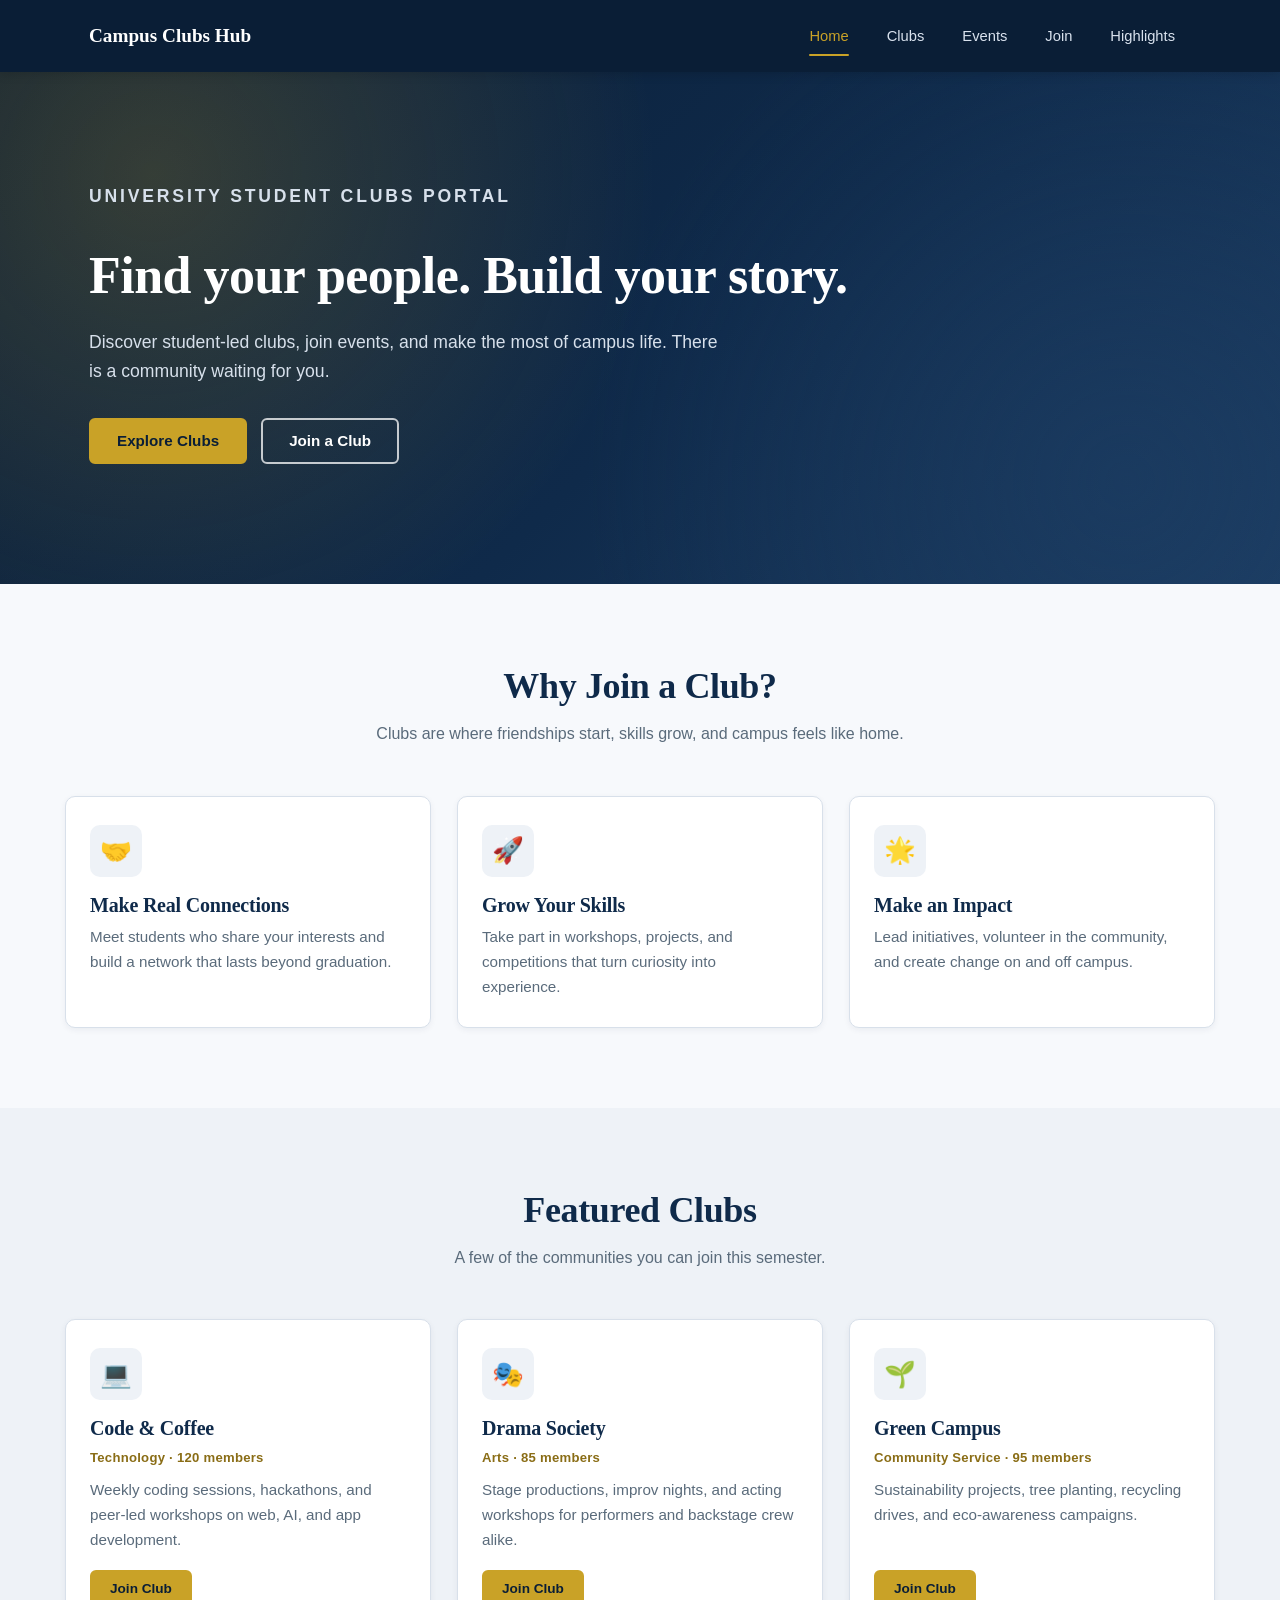
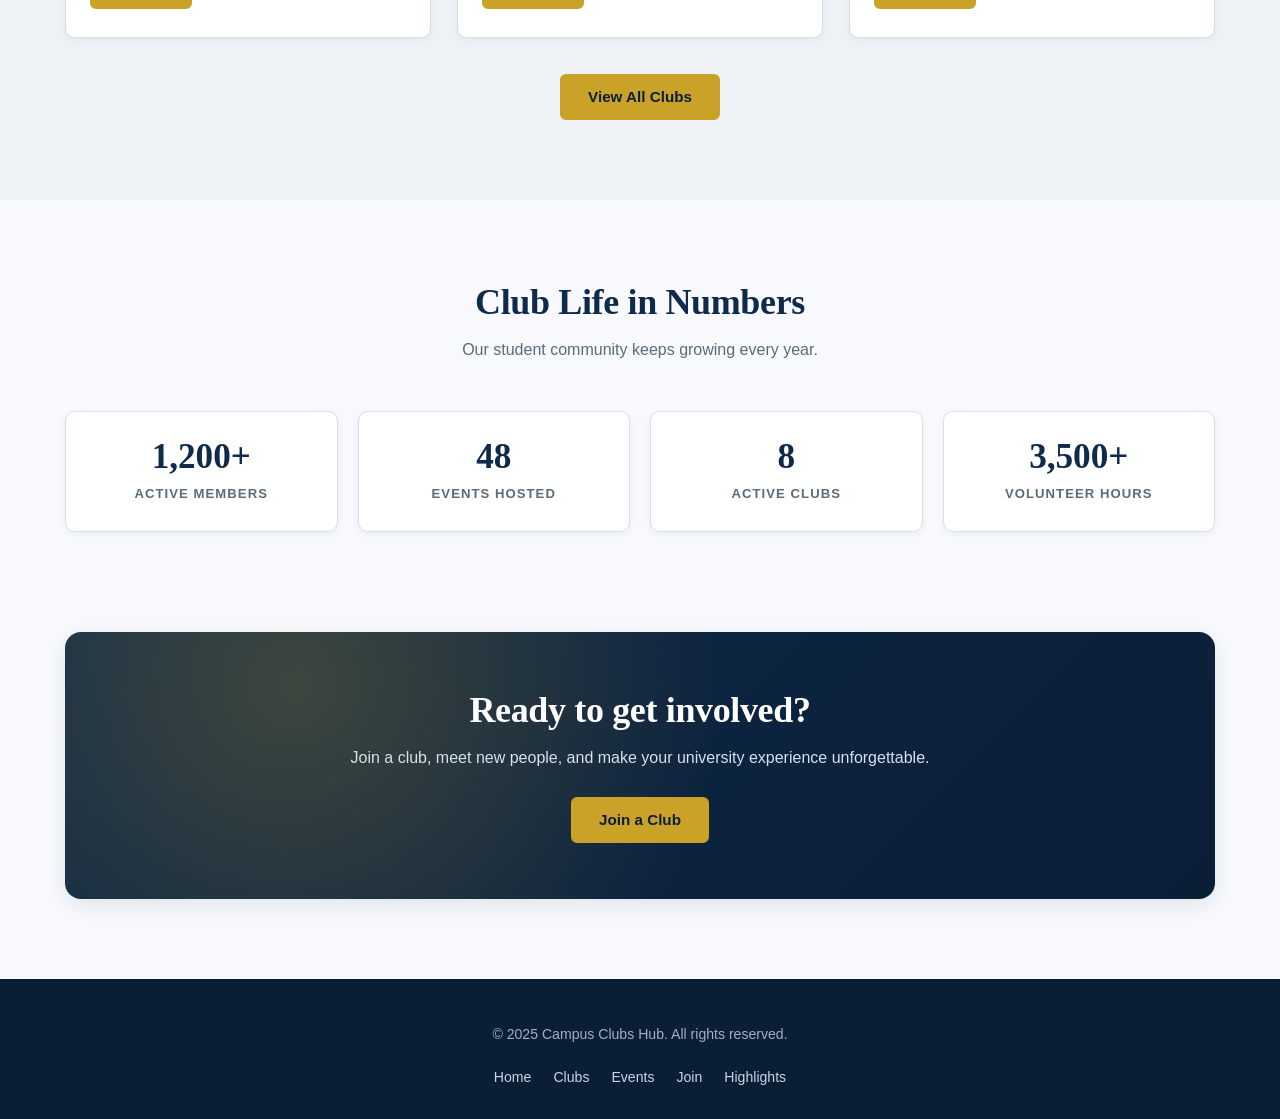
<file: src/index.html>
<!DOCTYPE html>
<html lang="en">
<head>
  <meta charset="UTF-8">
  <meta name="viewport" content="width=device-width, initial-scale=1.0">
  <meta name="description" content="University Student Clubs Portal — discover your campus community, join clubs, and explore upcoming events.">
  <title>Campus Clubs Hub — University Student Clubs Portal</title>
  <link rel="stylesheet" href="../styles/style.css">
</head>
<body>
  <header class="site-header">
    <nav class="navbar">
      <a href="index.html" class="logo">Campus Clubs Hub</a>
      <input type="checkbox" id="nav-toggle" class="nav-toggle">
      <label for="nav-toggle" class="nav-toggle-label" aria-label="Toggle navigation">
        <span></span>
      </label>
      <ul class="nav-links">
        <li><a href="index.html" class="active">Home</a></li>
        <li><a href="clubs.html">Clubs</a></li>
        <li><a href="events.html">Events</a></li>
        <li><a href="join.html">Join</a></li>
        <li><a href="highlights.html">Highlights</a></li>
      </ul>
    </nav>
  </header>

  <main>
    <section class="hero">
      <div class="hero-content">
        <p class="hero-eyebrow">University Student Clubs Portal</p>
        <h1>Find your people. Build your story.</h1>
        <p>Discover student-led clubs, join events, and make the most of campus life. There is a community waiting for you.</p>
        <div class="hero-actions">
          <a href="clubs.html" class="btn">Explore Clubs</a>
          <a href="join.html" class="btn btn-secondary">Join a Club</a>
        </div>
      </div>
    </section>

    <section class="section">
      <div class="section-heading">
        <h2>Why Join a Club?</h2>
        <p>Clubs are where friendships start, skills grow, and campus feels like home.</p>
      </div>

      <div class="card-grid">
        <article class="card">
          <div class="card-icon">🤝</div>
          <h3>Make Real Connections</h3>
          <p>Meet students who share your interests and build a network that lasts beyond graduation.</p>
        </article>

        <article class="card">
          <div class="card-icon">🚀</div>
          <h3>Grow Your Skills</h3>
          <p>Take part in workshops, projects, and competitions that turn curiosity into experience.</p>
        </article>

        <article class="card">
          <div class="card-icon">🌟</div>
          <h3>Make an Impact</h3>
          <p>Lead initiatives, volunteer in the community, and create change on and off campus.</p>
        </article>
      </div>
    </section>

    <section class="section section-alt">
      <div class="section-heading">
        <h2>Featured Clubs</h2>
        <p>A few of the communities you can join this semester.</p>
      </div>

      <div class="card-grid">
        <article class="card">
          <div class="card-icon">💻</div>
          <h3>Code &amp; Coffee</h3>
          <p class="card-meta">Technology · 120 members</p>
          <p>Weekly coding sessions, hackathons, and peer-led workshops on web, AI, and app development.</p>
          <a href="join.html" class="btn btn-small">Join Club</a>
        </article>

        <article class="card">
          <div class="card-icon">🎭</div>
          <h3>Drama Society</h3>
          <p class="card-meta">Arts · 85 members</p>
          <p>Stage productions, improv nights, and acting workshops for performers and backstage crew alike.</p>
          <a href="join.html" class="btn btn-small">Join Club</a>
        </article>

        <article class="card">
          <div class="card-icon">🌱</div>
          <h3>Green Campus</h3>
          <p class="card-meta">Community Service · 95 members</p>
          <p>Sustainability projects, tree planting, recycling drives, and eco-awareness campaigns.</p>
          <a href="join.html" class="btn btn-small">Join Club</a>
        </article>
      </div>

      <div class="section-actions">
        <a href="clubs.html" class="btn">View All Clubs</a>
      </div>
    </section>

    <section class="section">
      <div class="section-heading">
        <h2>Club Life in Numbers</h2>
        <p>Our student community keeps growing every year.</p>
      </div>

      <div class="stats-grid">
        <div class="stat">
          <span class="stat-number">1,200+</span>
          <span class="stat-label">Active Members</span>
        </div>
        <div class="stat">
          <span class="stat-number">48</span>
          <span class="stat-label">Events Hosted</span>
        </div>
        <div class="stat">
          <span class="stat-number">8</span>
          <span class="stat-label">Active Clubs</span>
        </div>
        <div class="stat">
          <span class="stat-number">3,500+</span>
          <span class="stat-label">Volunteer Hours</span>
        </div>
      </div>
    </section>

    <section class="cta-section">
      <h2>Ready to get involved?</h2>
      <p>Join a club, meet new people, and make your university experience unforgettable.</p>
      <a href="join.html" class="btn">Join a Club</a>
    </section>
  </main>

  <footer class="site-footer">
    <div class="footer-content">
      <p>&copy; 2025 Campus Clubs Hub. All rights reserved.</p>
      <ul class="footer-links">
        <li><a href="index.html">Home</a></li>
        <li><a href="clubs.html">Clubs</a></li>
        <li><a href="events.html">Events</a></li>
        <li><a href="join.html">Join</a></li>
        <li><a href="highlights.html">Highlights</a></li>
      </ul>
    </div>
  </footer>
</body>
</html>
</file>
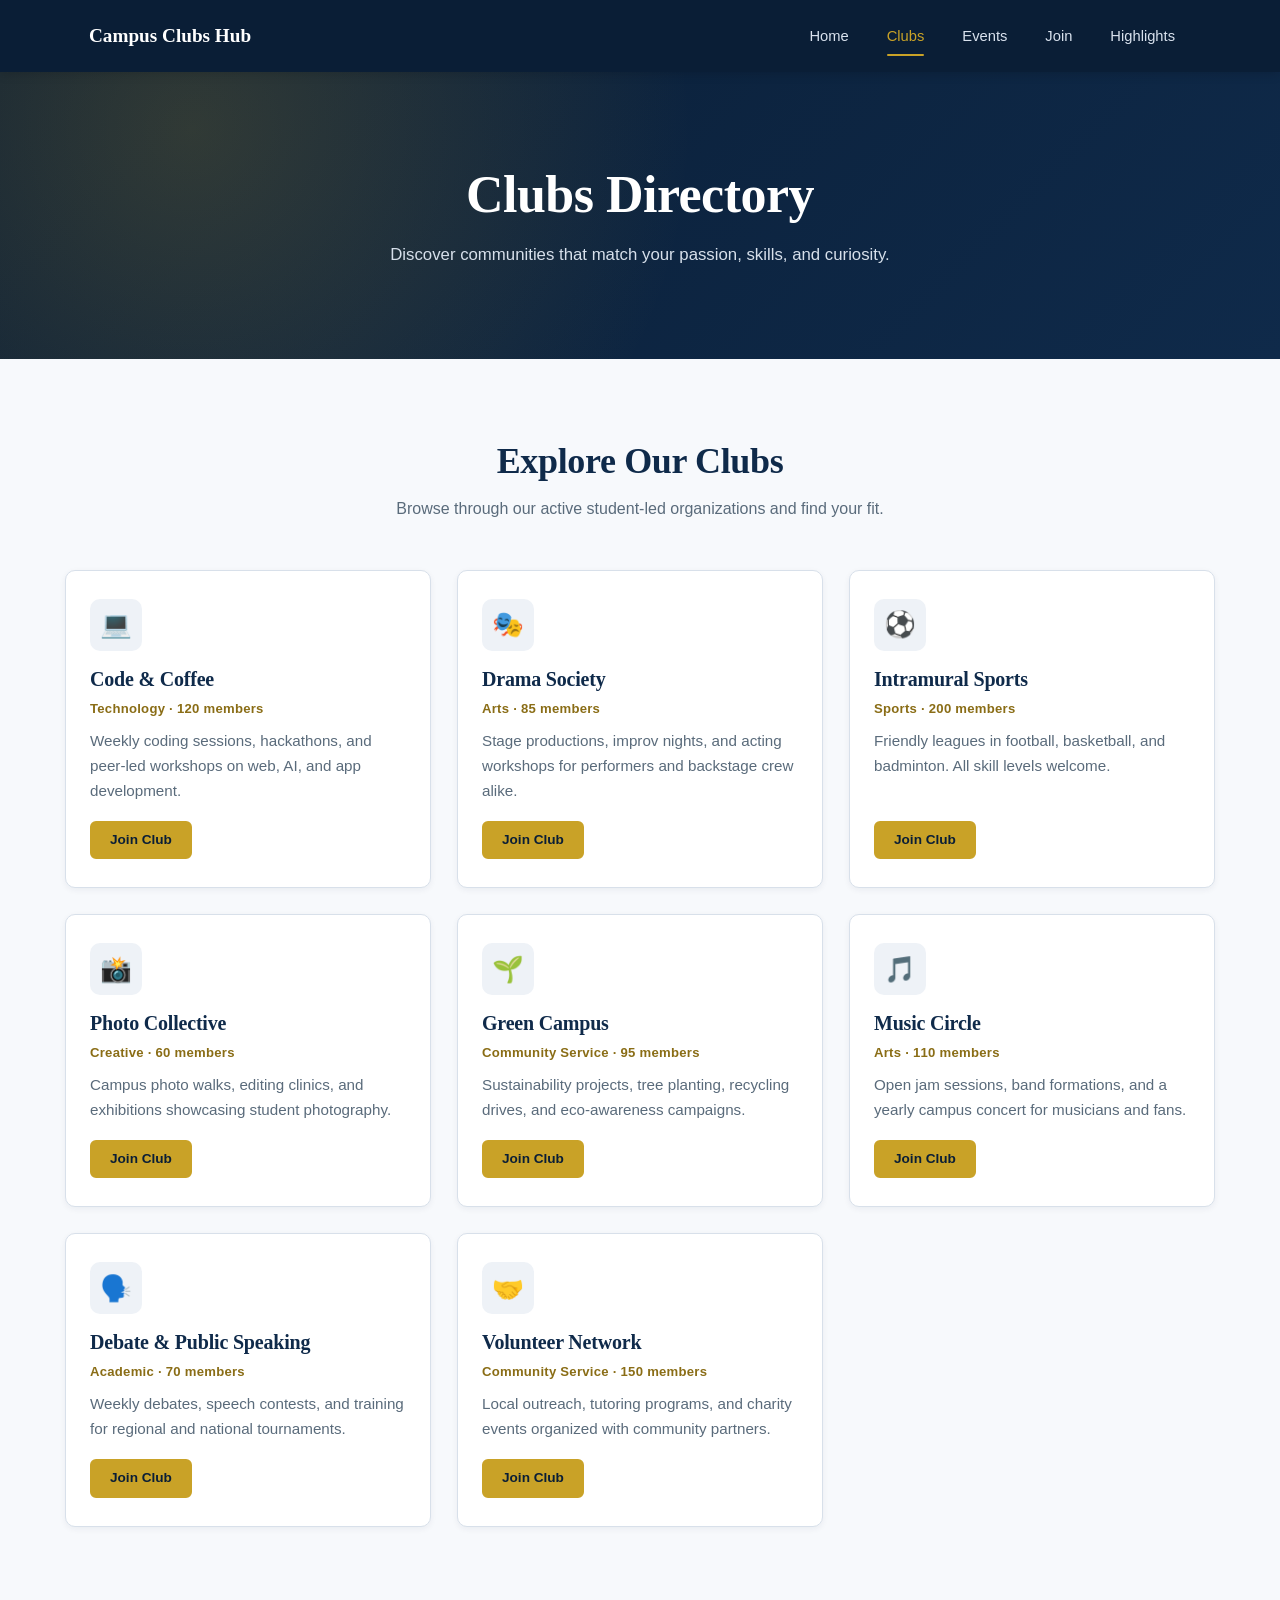
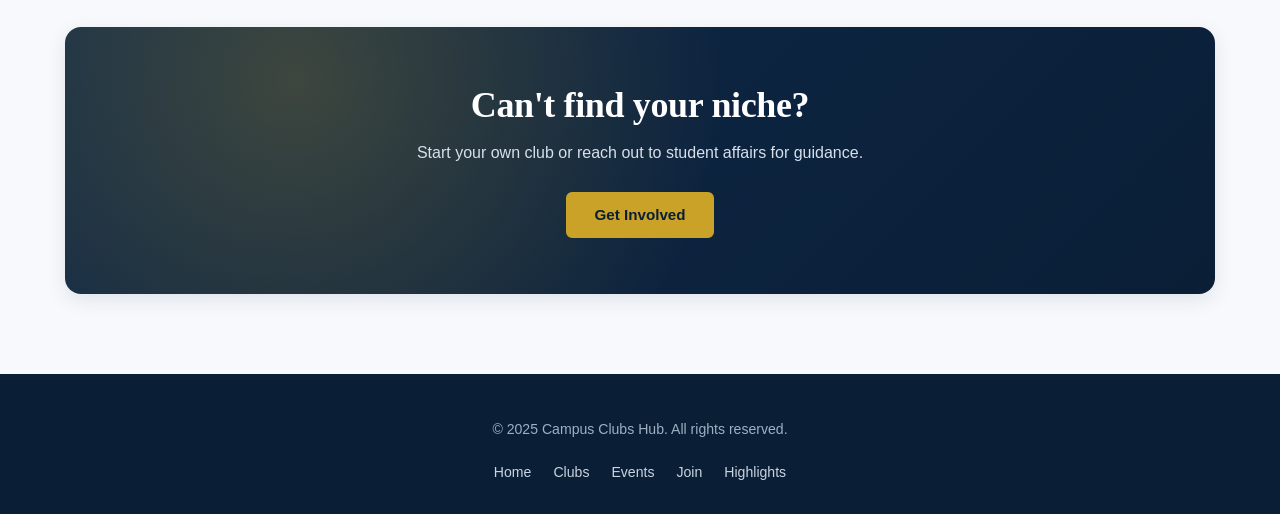
<file: src/clubs.html>
<!DOCTYPE html>
<html lang="en">
<head>
  <meta charset="UTF-8">
  <meta name="viewport" content="width=device-width, initial-scale=1.0">
  <title>Clubs Directory — Campus Clubs Hub</title>
  <link rel="stylesheet" href="../styles/style.css">
</head>
<body>
  <header class="site-header">
    <nav class="navbar">
      <a href="index.html" class="logo">Campus Clubs Hub</a>
      <input type="checkbox" id="nav-toggle" class="nav-toggle">
      <label for="nav-toggle" class="nav-toggle-label" aria-label="Toggle navigation">
        <span></span>
      </label>
      <ul class="nav-links">
        <li><a href="index.html">Home</a></li>
        <li><a href="clubs.html" class="active">Clubs</a></li>
        <li><a href="events.html">Events</a></li>
        <li><a href="join.html">Join</a></li>
        <li><a href="highlights.html">Highlights</a></li>
      </ul>
    </nav>
  </header>

  <main>
    <section class="page-hero">
      <h1>Clubs Directory</h1>
      <p>Discover communities that match your passion, skills, and curiosity.</p>
    </section>

    <section class="section">
      <div class="section-heading">
        <h2>Explore Our Clubs</h2>
        <p>Browse through our active student-led organizations and find your fit.</p>
      </div>

      <div class="card-grid">
        <article class="card">
          <div class="card-icon">💻</div>
          <h3>Code &amp; Coffee</h3>
          <p class="card-meta">Technology · 120 members</p>
          <p>Weekly coding sessions, hackathons, and peer-led workshops on web, AI, and app development.</p>
          <a href="join.html" class="btn btn-small">Join Club</a>
        </article>

        <article class="card">
          <div class="card-icon">🎭</div>
          <h3>Drama Society</h3>
          <p class="card-meta">Arts · 85 members</p>
          <p>Stage productions, improv nights, and acting workshops for performers and backstage crew alike.</p>
          <a href="join.html" class="btn btn-small">Join Club</a>
        </article>

        <article class="card">
          <div class="card-icon">⚽</div>
          <h3>Intramural Sports</h3>
          <p class="card-meta">Sports · 200 members</p>
          <p>Friendly leagues in football, basketball, and badminton. All skill levels welcome.</p>
          <a href="join.html" class="btn btn-small">Join Club</a>
        </article>

        <article class="card">
          <div class="card-icon">📸</div>
          <h3>Photo Collective</h3>
          <p class="card-meta">Creative · 60 members</p>
          <p>Campus photo walks, editing clinics, and exhibitions showcasing student photography.</p>
          <a href="join.html" class="btn btn-small">Join Club</a>
        </article>

        <article class="card">
          <div class="card-icon">🌱</div>
          <h3>Green Campus</h3>
          <p class="card-meta">Community Service · 95 members</p>
          <p>Sustainability projects, tree planting, recycling drives, and eco-awareness campaigns.</p>
          <a href="join.html" class="btn btn-small">Join Club</a>
        </article>

        <article class="card">
          <div class="card-icon">🎵</div>
          <h3>Music Circle</h3>
          <p class="card-meta">Arts · 110 members</p>
          <p>Open jam sessions, band formations, and a yearly campus concert for musicians and fans.</p>
          <a href="join.html" class="btn btn-small">Join Club</a>
        </article>

        <article class="card">
          <div class="card-icon">🗣️</div>
          <h3>Debate &amp; Public Speaking</h3>
          <p class="card-meta">Academic · 70 members</p>
          <p>Weekly debates, speech contests, and training for regional and national tournaments.</p>
          <a href="join.html" class="btn btn-small">Join Club</a>
        </article>

        <article class="card">
          <div class="card-icon">🤝</div>
          <h3>Volunteer Network</h3>
          <p class="card-meta">Community Service · 150 members</p>
          <p>Local outreach, tutoring programs, and charity events organized with community partners.</p>
          <a href="join.html" class="btn btn-small">Join Club</a>
        </article>
      </div>
    </section>

    <section class="cta-section">
      <h2>Can't find your niche?</h2>
      <p>Start your own club or reach out to student affairs for guidance.</p>
      <a href="join.html" class="btn">Get Involved</a>
    </section>
  </main>

  <footer class="site-footer">
    <div class="footer-content">
      <p>&copy; 2025 Campus Clubs Hub. All rights reserved.</p>
      <ul class="footer-links">
        <li><a href="index.html">Home</a></li>
        <li><a href="clubs.html">Clubs</a></li>
        <li><a href="events.html">Events</a></li>
        <li><a href="join.html">Join</a></li>
        <li><a href="highlights.html">Highlights</a></li>
      </ul>
    </div>
  </footer>
</body>
</html>
</file>
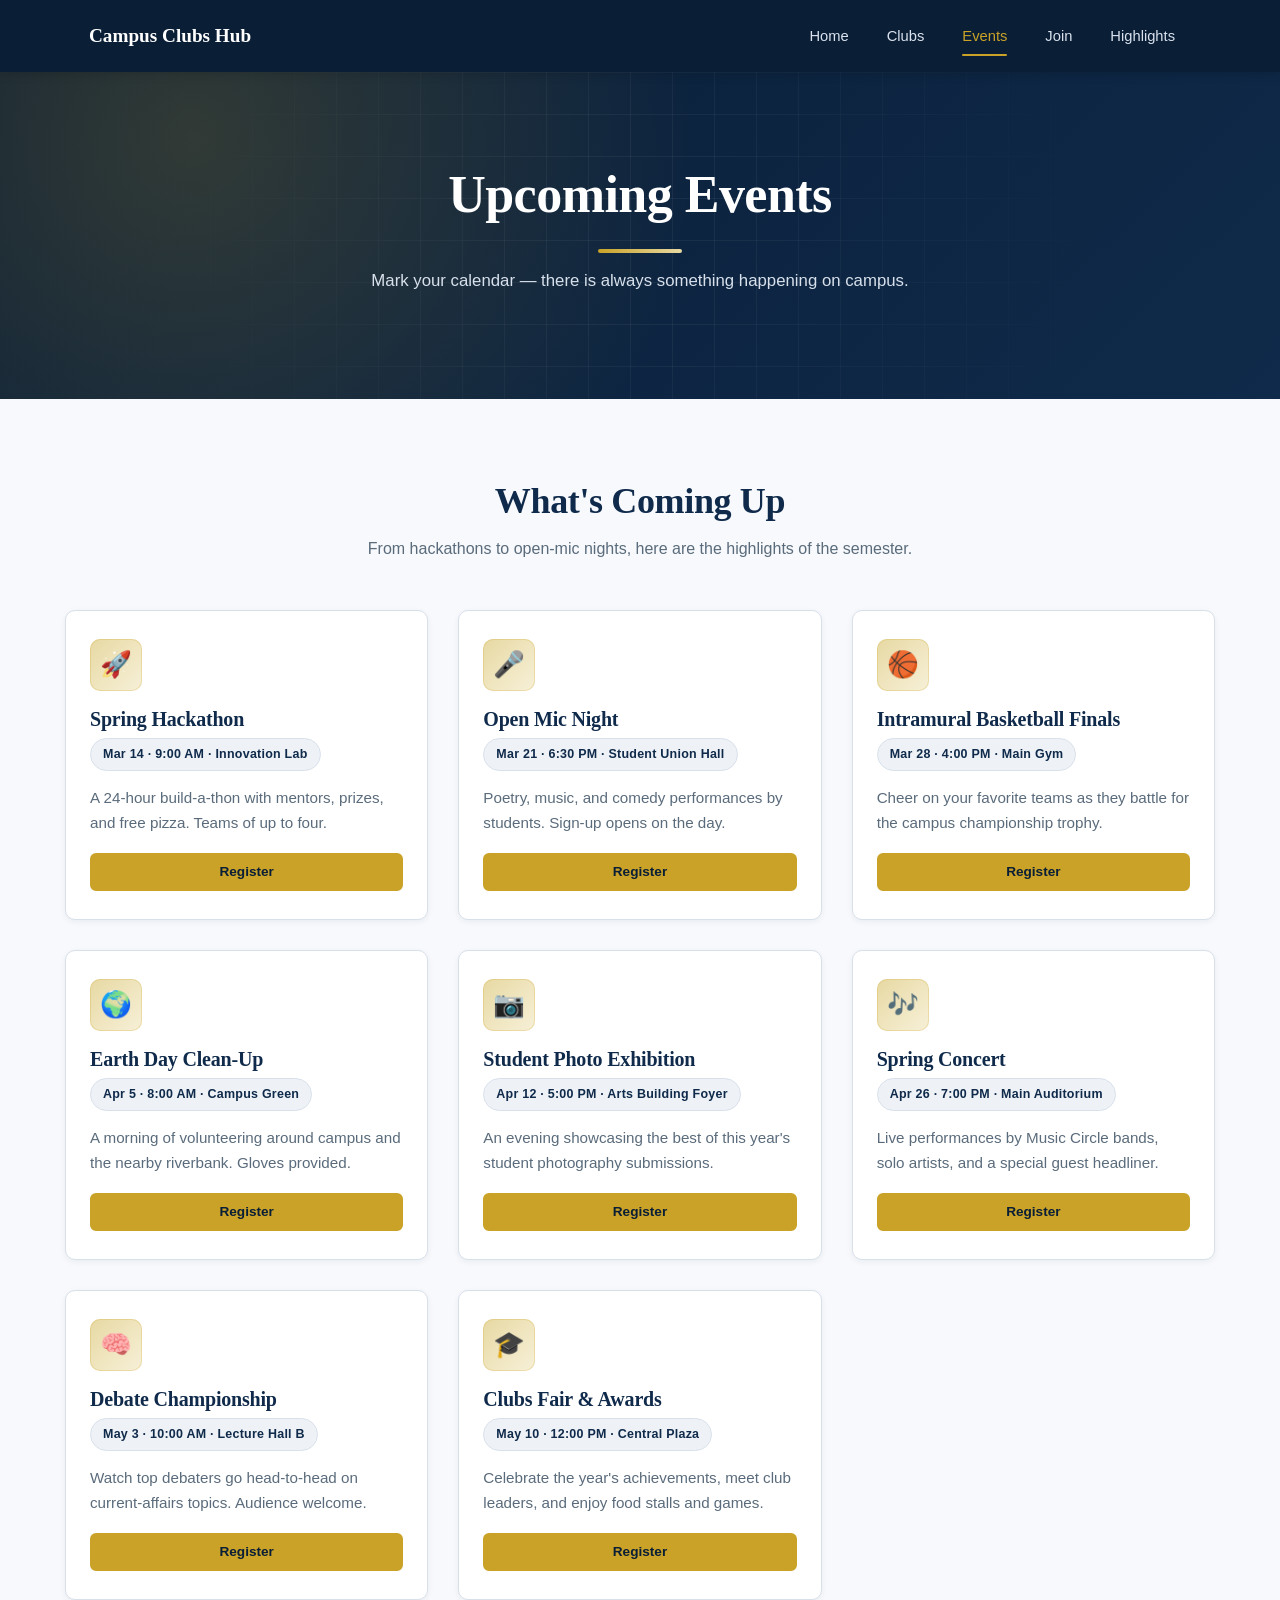
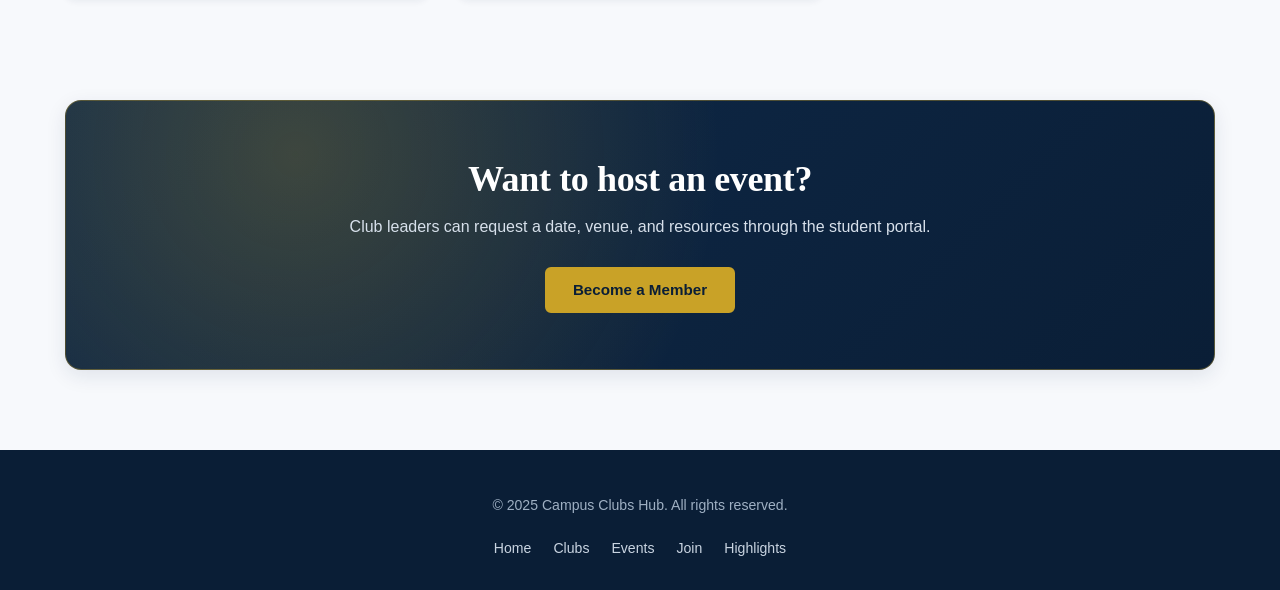
<file: src/events.html>
<!DOCTYPE html>
<html lang="en">
<head>
  <meta charset="UTF-8">
  <meta name="viewport" content="width=device-width, initial-scale=1.0">
  <title>Events — Campus Clubs Hub</title>
  <link rel="stylesheet" href="../styles/style.css">
</head>
<body class="events-page">
  <header class="site-header">
    <nav class="navbar">
      <a href="index.html" class="logo">Campus Clubs Hub</a>
      <input type="checkbox" id="nav-toggle" class="nav-toggle">
      <label for="nav-toggle" class="nav-toggle-label" aria-label="Toggle navigation">
        <span></span>
      </label>
      <ul class="nav-links">
        <li><a href="index.html">Home</a></li>
        <li><a href="clubs.html">Clubs</a></li>
        <li><a href="events.html" class="active">Events</a></li>
        <li><a href="join.html">Join</a></li>
        <li><a href="highlights.html">Highlights</a></li>
      </ul>
    </nav>
  </header>

  <main>
    <section class="page-hero">
      <h1>Upcoming Events</h1>
      <p>Mark your calendar — there is always something happening on campus.</p>
    </section>

    <section class="section">
      <div class="section-heading">
        <h2>What's Coming Up</h2>
        <p>From hackathons to open-mic nights, here are the highlights of the semester.</p>
      </div>

      <div class="card-grid">
        <article class="card">
          <div class="card-icon">🚀</div>
          <h3>Spring Hackathon</h3>
          <p class="card-meta">Mar 14 · 9:00 AM · Innovation Lab</p>
          <p>A 24-hour build-a-thon with mentors, prizes, and free pizza. Teams of up to four.</p>
          <a href="join.html" class="btn btn-small">Register</a>
        </article>

        <article class="card">
          <div class="card-icon">🎤</div>
          <h3>Open Mic Night</h3>
          <p class="card-meta">Mar 21 · 6:30 PM · Student Union Hall</p>
          <p>Poetry, music, and comedy performances by students. Sign-up opens on the day.</p>
          <a href="join.html" class="btn btn-small">Register</a>
        </article>

        <article class="card">
          <div class="card-icon">🏀</div>
          <h3>Intramural Basketball Finals</h3>
          <p class="card-meta">Mar 28 · 4:00 PM · Main Gym</p>
          <p>Cheer on your favorite teams as they battle for the campus championship trophy.</p>
          <a href="join.html" class="btn btn-small">Register</a>
        </article>

        <article class="card">
          <div class="card-icon">🌍</div>
          <h3>Earth Day Clean-Up</h3>
          <p class="card-meta">Apr 5 · 8:00 AM · Campus Green</p>
          <p>A morning of volunteering around campus and the nearby riverbank. Gloves provided.</p>
          <a href="join.html" class="btn btn-small">Register</a>
        </article>

        <article class="card">
          <div class="card-icon">📷</div>
          <h3>Student Photo Exhibition</h3>
          <p class="card-meta">Apr 12 · 5:00 PM · Arts Building Foyer</p>
          <p>An evening showcasing the best of this year's student photography submissions.</p>
          <a href="join.html" class="btn btn-small">Register</a>
        </article>

        <article class="card">
          <div class="card-icon">🎶</div>
          <h3>Spring Concert</h3>
          <p class="card-meta">Apr 26 · 7:00 PM · Main Auditorium</p>
          <p>Live performances by Music Circle bands, solo artists, and a special guest headliner.</p>
          <a href="join.html" class="btn btn-small">Register</a>
        </article>

        <article class="card">
          <div class="card-icon">🧠</div>
          <h3>Debate Championship</h3>
          <p class="card-meta">May 3 · 10:00 AM · Lecture Hall B</p>
          <p>Watch top debaters go head-to-head on current-affairs topics. Audience welcome.</p>
          <a href="join.html" class="btn btn-small">Register</a>
        </article>

        <article class="card">
          <div class="card-icon">🎓</div>
          <h3>Clubs Fair &amp; Awards</h3>
          <p class="card-meta">May 10 · 12:00 PM · Central Plaza</p>
          <p>Celebrate the year's achievements, meet club leaders, and enjoy food stalls and games.</p>
          <a href="join.html" class="btn btn-small">Register</a>
        </article>
      </div>
    </section>

    <section class="cta-section">
      <h2>Want to host an event?</h2>
      <p>Club leaders can request a date, venue, and resources through the student portal.</p>
      <a href="join.html" class="btn">Become a Member</a>
    </section>
  </main>

  <footer class="site-footer">
    <div class="footer-content">
      <p>&copy; 2025 Campus Clubs Hub. All rights reserved.</p>
      <ul class="footer-links">
        <li><a href="index.html">Home</a></li>
        <li><a href="clubs.html">Clubs</a></li>
        <li><a href="events.html">Events</a></li>
        <li><a href="join.html">Join</a></li>
        <li><a href="highlights.html">Highlights</a></li>
      </ul>
    </div>
  </footer>
</body>
</html>
</file>
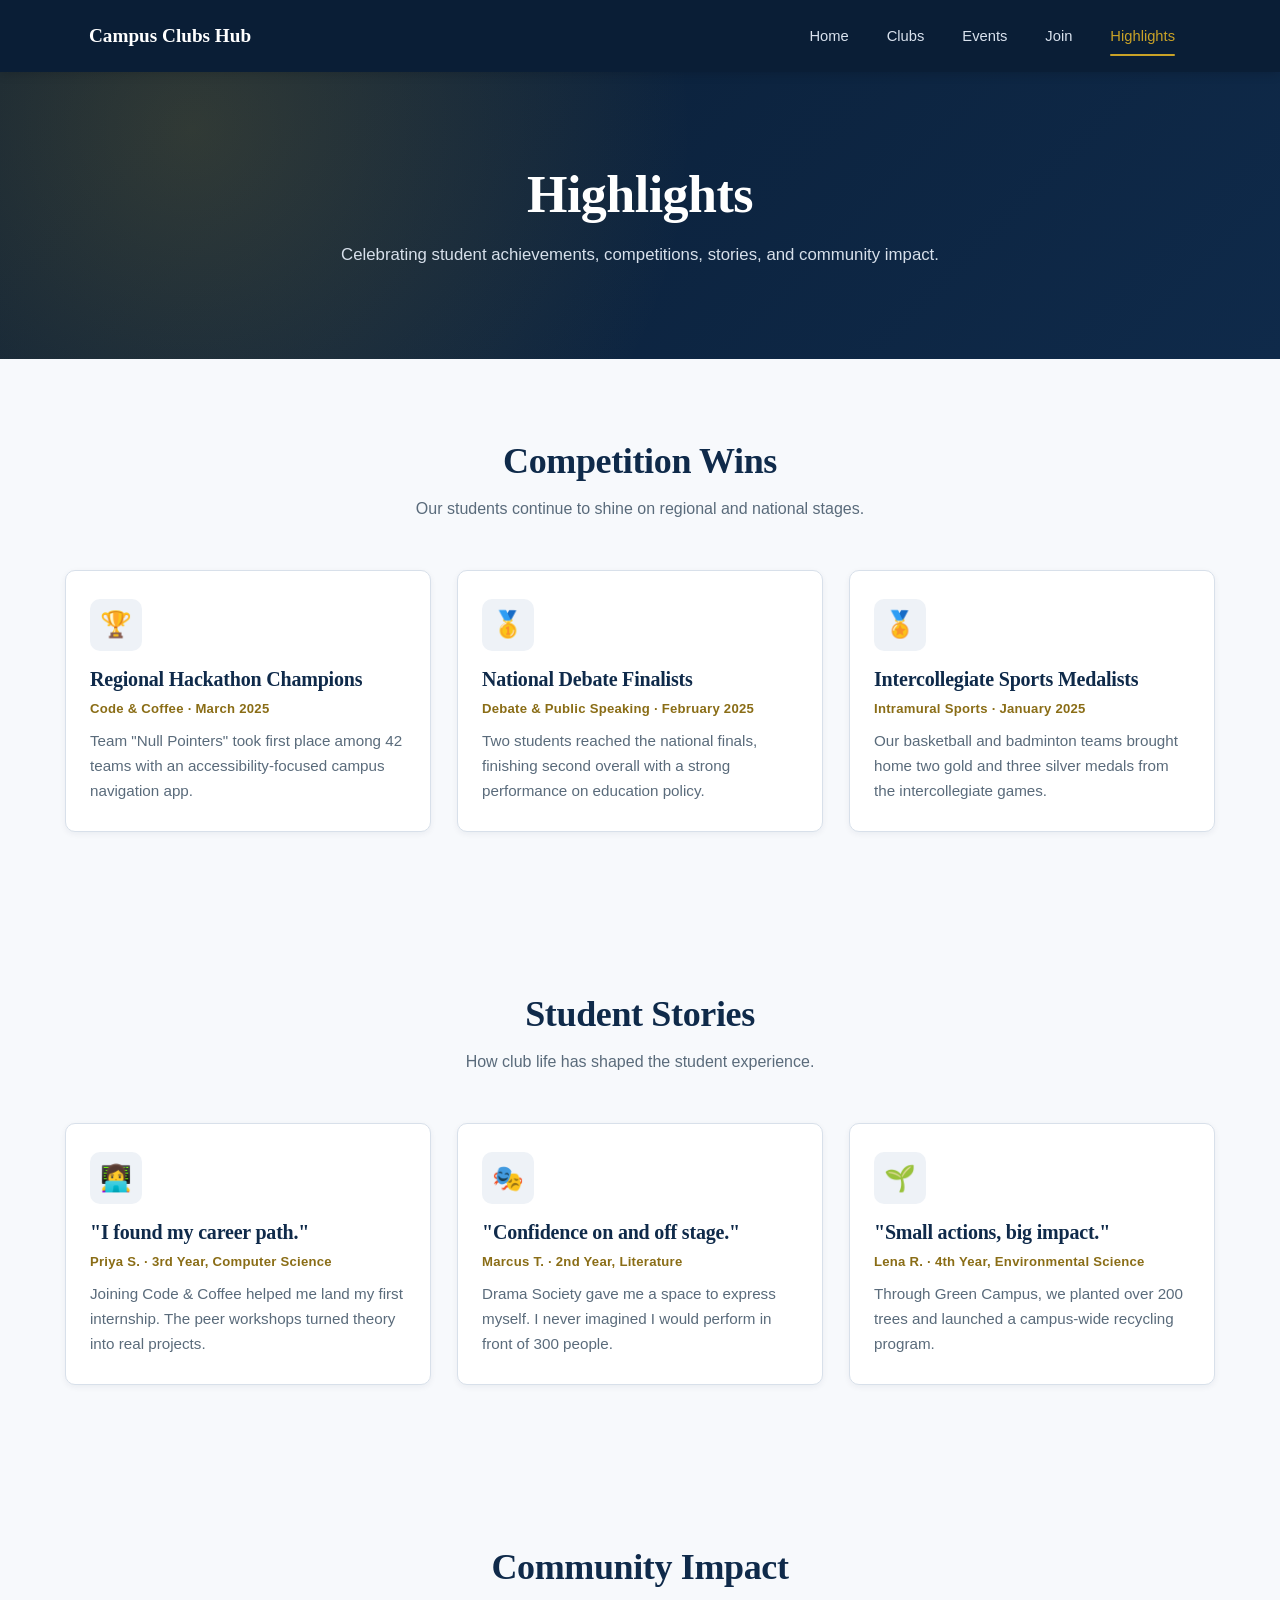
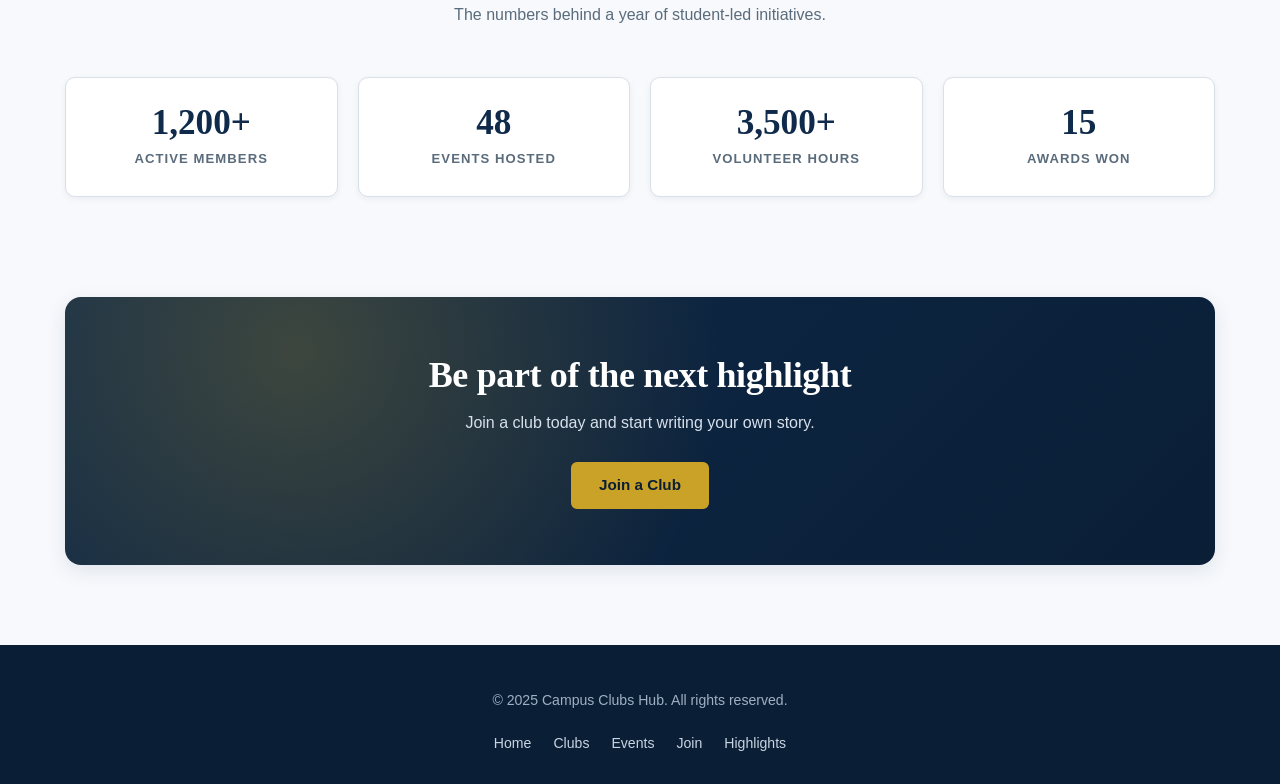
<file: src/highlights.html>
<!DOCTYPE html>
<html lang="en">
<head>
  <meta charset="UTF-8">
  <meta name="viewport" content="width=device-width, initial-scale=1.0">
  <title>Highlights — Campus Clubs Hub</title>
  <link rel="stylesheet" href="../styles/style.css">
</head>
<body>
  <header class="site-header">
    <nav class="navbar">
      <a href="index.html" class="logo">Campus Clubs Hub</a>
      <input type="checkbox" id="nav-toggle" class="nav-toggle">
      <label for="nav-toggle" class="nav-toggle-label" aria-label="Toggle navigation">
        <span></span>
      </label>
      <ul class="nav-links">
        <li><a href="index.html">Home</a></li>
        <li><a href="clubs.html">Clubs</a></li>
        <li><a href="events.html">Events</a></li>
        <li><a href="join.html">Join</a></li>
        <li><a href="highlights.html" class="active">Highlights</a></li>
      </ul>
    </nav>
  </header>

  <main>
    <section class="page-hero">
      <h1>Highlights</h1>
      <p>Celebrating student achievements, competitions, stories, and community impact.</p>
    </section>

    <section class="section">
      <div class="section-heading">
        <h2>Competition Wins</h2>
        <p>Our students continue to shine on regional and national stages.</p>
      </div>

      <div class="card-grid">
        <article class="card">
          <div class="card-icon">🏆</div>
          <h3>Regional Hackathon Champions</h3>
          <p class="card-meta">Code &amp; Coffee · March 2025</p>
          <p>Team "Null Pointers" took first place among 42 teams with an accessibility-focused campus navigation app.</p>
        </article>

        <article class="card">
          <div class="card-icon">🥇</div>
          <h3>National Debate Finalists</h3>
          <p class="card-meta">Debate &amp; Public Speaking · February 2025</p>
          <p>Two students reached the national finals, finishing second overall with a strong performance on education policy.</p>
        </article>

        <article class="card">
          <div class="card-icon">🏅</div>
          <h3>Intercollegiate Sports Medalists</h3>
          <p class="card-meta">Intramural Sports · January 2025</p>
          <p>Our basketball and badminton teams brought home two gold and three silver medals from the intercollegiate games.</p>
        </article>
      </div>
    </section>

    <section class="section">
      <div class="section-heading">
        <h2>Student Stories</h2>
        <p>How club life has shaped the student experience.</p>
      </div>

      <div class="card-grid">
        <article class="card">
          <div class="card-icon">👩‍💻</div>
          <h3>"I found my career path."</h3>
          <p class="card-meta">Priya S. · 3rd Year, Computer Science</p>
          <p>Joining Code &amp; Coffee helped me land my first internship. The peer workshops turned theory into real projects.</p>
        </article>

        <article class="card">
          <div class="card-icon">🎭</div>
          <h3>"Confidence on and off stage."</h3>
          <p class="card-meta">Marcus T. · 2nd Year, Literature</p>
          <p>Drama Society gave me a space to express myself. I never imagined I would perform in front of 300 people.</p>
        </article>

        <article class="card">
          <div class="card-icon">🌱</div>
          <h3>"Small actions, big impact."</h3>
          <p class="card-meta">Lena R. · 4th Year, Environmental Science</p>
          <p>Through Green Campus, we planted over 200 trees and launched a campus-wide recycling program.</p>
        </article>
      </div>
    </section>

    <section class="section">
      <div class="section-heading">
        <h2>Community Impact</h2>
        <p>The numbers behind a year of student-led initiatives.</p>
      </div>

      <div class="stats-grid">
        <div class="stat">
          <span class="stat-number">1,200+</span>
          <span class="stat-label">Active Members</span>
        </div>
        <div class="stat">
          <span class="stat-number">48</span>
          <span class="stat-label">Events Hosted</span>
        </div>
        <div class="stat">
          <span class="stat-number">3,500+</span>
          <span class="stat-label">Volunteer Hours</span>
        </div>
        <div class="stat">
          <span class="stat-number">15</span>
          <span class="stat-label">Awards Won</span>
        </div>
      </div>
    </section>

    <section class="cta-section">
      <h2>Be part of the next highlight</h2>
      <p>Join a club today and start writing your own story.</p>
      <a href="join.html" class="btn">Join a Club</a>
    </section>
  </main>

  <footer class="site-footer">
    <div class="footer-content">
      <p>&copy; 2025 Campus Clubs Hub. All rights reserved.</p>
      <ul class="footer-links">
        <li><a href="index.html">Home</a></li>
        <li><a href="clubs.html">Clubs</a></li>
        <li><a href="events.html">Events</a></li>
        <li><a href="join.html">Join</a></li>
        <li><a href="highlights.html">Highlights</a></li>
      </ul>
    </div>
  </footer>
</body>
</html>
</file>
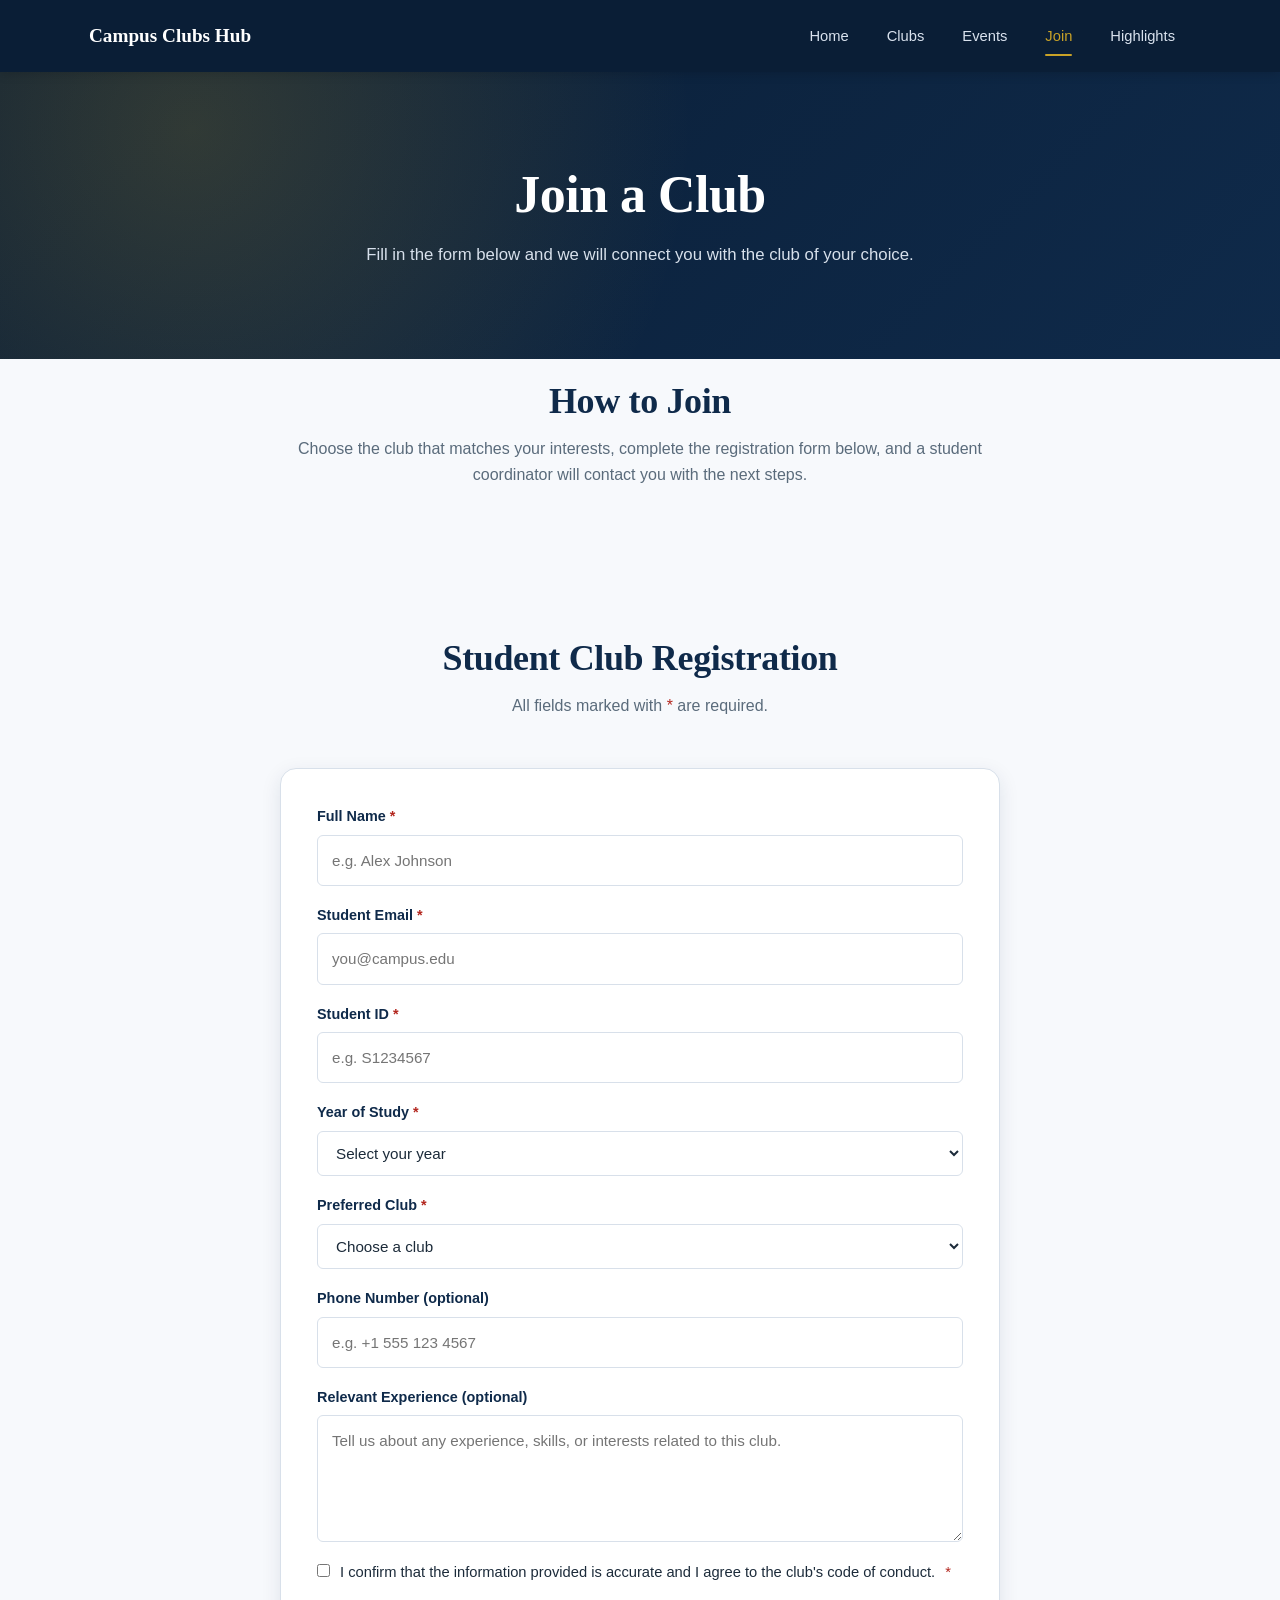
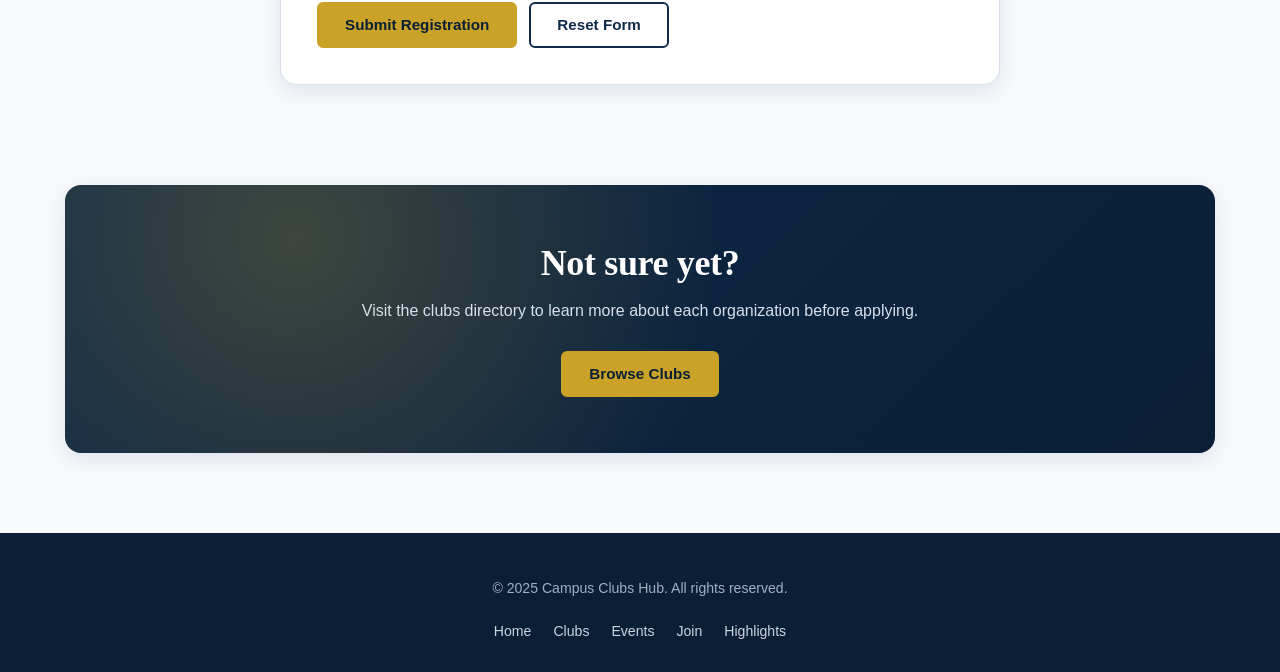
<file: src/join.html>
<!DOCTYPE html>
<html lang="en">
<head>
  <meta charset="UTF-8">
  <meta name="viewport" content="width=device-width, initial-scale=1.0">
  <title>Join a Club — Campus Clubs Hub</title>
  <link rel="stylesheet" href="../styles/style.css">
</head>
<body>
  <header class="site-header">
    <nav class="navbar">
      <a href="index.html" class="logo">Campus Clubs Hub</a>
      <input type="checkbox" id="nav-toggle" class="nav-toggle">
      <label for="nav-toggle" class="nav-toggle-label" aria-label="Toggle navigation">
        <span></span>
      </label>
      <ul class="nav-links">
        <li><a href="index.html">Home</a></li>
        <li><a href="clubs.html">Clubs</a></li>
        <li><a href="events.html">Events</a></li>
        <li><a href="join.html" class="active">Join</a></li>
        <li><a href="highlights.html">Highlights</a></li>
      </ul>
    </nav>
  </header>

  <main>
    <section class="page-hero">
      <h1>Join a Club</h1>
      <p>Fill in the form below and we will connect you with the club of your choice.</p>
    </section>

    <section class="section join-container">
      <div class="section-heading">
        <h2>How to Join</h2>
        <p>Choose the club that matches your interests, complete the registration form below, and a student coordinator will contact you with the next steps.</p>
      </div>
    </section>

    <section class="section">
      <div class="section-heading">
        <h2>Student Club Registration</h2>
        <p>All fields marked with <span class="required-mark">*</span> are required.</p>
      </div>

      <form class="form" action="#" method="post">
        <div class="form-group">
          <label for="full-name">Full Name <span class="required-mark">*</span></label>
          <input type="text" id="full-name" name="full-name" placeholder="e.g. Alex Johnson"
                 required minlength="2" maxlength="80" autocomplete="name">
        </div>

        <div class="form-group">
          <label for="email">Student Email <span class="required-mark">*</span></label>
          <input type="email" id="email" name="email" placeholder="you@campus.edu"
                 required autocomplete="email">
        </div>

        <div class="form-group">
          <label for="student-id">Student ID <span class="required-mark">*</span></label>
          <input type="text" id="student-id" name="student-id" placeholder="e.g. S1234567"
                 required pattern="[A-Za-z0-9]{6,12}"
                 title="6 to 12 letters or numbers">
        </div>

        <div class="form-group">
          <label for="year">Year of Study <span class="required-mark">*</span></label>
          <select id="year" name="year" required>
            <option value="" selected disabled>Select your year</option>
            <option value="1">1st Year</option>
            <option value="2">2nd Year</option>
            <option value="3">3rd Year</option>
            <option value="4">4th Year</option>
            <option value="5">5th Year / Graduate</option>
          </select>
        </div>

        <div class="form-group">
          <label for="club">Preferred Club <span class="required-mark">*</span></label>
          <select id="club" name="club" required>
            <option value="" selected disabled>Choose a club</option>
            <option value="code-coffee">Code &amp; Coffee</option>
            <option value="drama">Drama Society</option>
            <option value="sports">Intramural Sports</option>
            <option value="photo">Photo Collective</option>
            <option value="green">Green Campus</option>
            <option value="music">Music Circle</option>
            <option value="debate">Debate &amp; Public Speaking</option>
            <option value="volunteer">Volunteer Network</option>
          </select>
        </div>

        <div class="form-group">
          <label for="phone">Phone Number (optional)</label>
          <input type="tel" id="phone" name="phone" placeholder="e.g. +1 555 123 4567"
                 pattern="[+0-9()\s-]{7,20}" title="7 to 20 digits and phone symbols"
                 autocomplete="tel">
        </div>

        <div class="form-group">
          <label for="experience">Relevant Experience (optional)</label>
          <textarea id="experience" name="experience" rows="4"
                    placeholder="Tell us about any experience, skills, or interests related to this club."></textarea>
        </div>

        <div class="form-group checkbox-group">
          <label for="agree">
            <input type="checkbox" id="agree" name="agree" required>
            I confirm that the information provided is accurate and I agree to the club's code of conduct.
            <span class="required-mark">*</span>
          </label>
        </div>

        <div class="form-actions">
          <button type="submit" class="btn">Submit Registration</button>
          <button type="reset" class="btn btn-secondary">Reset Form</button>
        </div>
      </form>
    </section>

    <section class="cta-section">
      <h2>Not sure yet?</h2>
      <p>Visit the clubs directory to learn more about each organization before applying.</p>
      <a href="clubs.html" class="btn">Browse Clubs</a>
    </section>
  </main>

  <footer class="site-footer">
    <div class="footer-content">
      <p>&copy; 2025 Campus Clubs Hub. All rights reserved.</p>
      <ul class="footer-links">
        <li><a href="index.html">Home</a></li>
        <li><a href="clubs.html">Clubs</a></li>
        <li><a href="events.html">Events</a></li>
        <li><a href="join.html">Join</a></li>
        <li><a href="highlights.html">Highlights</a></li>
      </ul>
    </div>
  </footer>
</body>
</html>
</file>
<file: styles/style.css>
*,
*::before,
*::after {
  box-sizing: border-box;
  margin: 0;
  padding: 0;
}

html {
  scroll-behavior: smooth;
}

img,
picture,
svg {
  display: block;
  max-width: 100%;
}

button,
input,
select,
textarea {
  font: inherit;
  color: inherit;
}

a {
  color: inherit;
  text-decoration: none;
}

ul,
ol {
  list-style: none;
}

:root {
  --navy: #0f2a4a;
  --navy-dark: #0a1e36;
  --navy-light: #1c3d63;
  --gold: #c9a227;
  --gold-soft: #e7d9a3;
  --white: #ffffff;
  --bg: #f7f9fc;
  --bg-alt: #eef2f7;
  --card: #ffffff;
  --text: #1c2b3a;
  --text-muted: #5a6b7b;
  --border: #d8e0ea;

  --radius-sm: 6px;
  --radius: 10px;
  --radius-lg: 16px;

  --shadow-sm: 0 2px 6px rgba(15, 42, 74, 0.06);
  --shadow: 0 6px 20px rgba(15, 42, 74, 0.1);
  --shadow-lg: 0 14px 40px rgba(15, 42, 74, 0.15);

  --transition: 220ms ease;

  --font-heading: Georgia, "Times New Roman", "Playfair Display", serif;
  --font-body: -apple-system, BlinkMacSystemFont, "Segoe UI", Roboto, Oxygen,
    Ubuntu, Cantarell, "Helvetica Neue", Arial, sans-serif;

  --max-width: 1150px;
  --header-h: 72px;
}

body {
  font-family: var(--font-body);
  font-size: 16px;
  line-height: 1.65;
  color: var(--text);
  background: var(--bg);
  -webkit-font-smoothing: antialiased;
}

h1,
h2,
h3,
h4 {
  font-family: var(--font-heading);
  line-height: 1.25;
  color: var(--navy);
  letter-spacing: -0.01em;
}

h1 {
  font-size: clamp(2rem, 4vw + 1rem, 3.25rem);
}

h2 {
  font-size: clamp(1.5rem, 2.4vw + 1rem, 2.25rem);
}

h3 {
  font-size: 1.25rem;
}

h4 {
  font-size: 1.05rem;
}

p {
  color: var(--text);
}

.section {
  padding: 80px 24px;
}

.section-alt {
  background: var(--bg-alt);
}

.section > * {
  width: 100%;
  max-width: var(--max-width);
  margin-left: auto;
  margin-right: auto;
}

.section-heading {
  text-align: center;
  max-width: 720px;
  margin-bottom: 48px;
}

.section-heading h2 {
  margin-bottom: 12px;
}

.section-heading p {
  color: var(--text-muted);
}

.section-actions {
  margin-top: 36px;
  text-align: center;
}

.site-header {
  position: sticky;
  top: 0;
  z-index: 100;
  background: var(--navy-dark);
  color: var(--white);
  box-shadow: 0 2px 10px rgba(0, 0, 0, 0.15);
}

.navbar {
  position: relative;
  display: flex;
  align-items: center;
  justify-content: space-between;
  gap: 24px;
  width: 100%;
  max-width: var(--max-width);
  height: var(--header-h);
  margin: 0 auto;
  padding: 0 24px;
}

.logo {
  font-family: var(--font-heading);
  font-size: 1.2rem;
  font-weight: 700;
  color: var(--white);
  white-space: nowrap;
}

.nav-toggle {
  position: absolute;
  width: 1px;
  height: 1px;
  opacity: 0;
  pointer-events: none;
}

.nav-toggle-label {
  display: none;
  align-items: center;
  justify-content: center;
  flex-shrink: 0;
  width: 42px;
  height: 42px;
  border-radius: var(--radius-sm);
  background: rgba(255, 255, 255, 0.06);
  cursor: pointer;
}

.nav-toggle-label span {
  position: relative;
  display: block;
  width: 22px;
  height: 2px;
  border-radius: 2px;
  background: var(--white);
  transition: background var(--transition);
}

.nav-toggle-label span::before,
.nav-toggle-label span::after {
  content: "";
  position: absolute;
  left: 0;
  width: 22px;
  height: 2px;
  border-radius: 2px;
  background: var(--white);
  transition: transform var(--transition);
}

.nav-toggle-label span::before {
  top: -7px;
}

.nav-toggle-label span::after {
  top: 7px;
}

.nav-toggle:checked + .nav-toggle-label span {
  background: transparent;
}

.nav-toggle:checked + .nav-toggle-label span::before {
  transform: translateY(7px) rotate(45deg);
}

.nav-toggle:checked + .nav-toggle-label span::after {
  transform: translateY(-7px) rotate(-45deg);
}

.nav-links {
  display: flex;
  align-items: center;
  gap: 6px;
}

.nav-links a {
  display: inline-block;
  padding: 10px 16px;
  font-size: 0.92rem;
  font-weight: 500;
  color: #d9e2ee;
  border-radius: var(--radius-sm);
  transition: background var(--transition), color var(--transition);
}

.nav-links a:hover,
.nav-links a:focus-visible {
  background: rgba(255, 255, 255, 0.08);
  color: var(--white);
}

.nav-links a.active {
  position: relative;
  color: var(--gold);
}

.nav-links a.active::after {
  content: "";
  position: absolute;
  left: 16px;
  right: 16px;
  bottom: 2px;
  height: 2px;
  border-radius: 2px;
  background: var(--gold);
}

.hero {
  position: relative;
  overflow: hidden;
  color: var(--white);
  background: radial-gradient(
      circle at 12% 20%,
      rgba(201, 162, 39, 0.22),
      transparent 42%
    ),
    radial-gradient(
      circle at 88% 80%,
      rgba(28, 61, 99, 0.55),
      transparent 45%
    ),
    linear-gradient(135deg, var(--navy-dark) 0%, var(--navy) 55%, var(--navy-light) 100%);
}

.hero-content {
  position: relative;
  z-index: 2;
  width: 100%;
  max-width: var(--max-width);
  margin: 0 auto;
  padding: 110px 24px 120px;
}

.hero-eyebrow {
  display: inline-block;
  margin-bottom: 14px;
  font-size: 0.8rem;
  font-weight: 700;
  letter-spacing: 0.16em;
  text-transform: uppercase;
  color: var(--gold);
}

.hero h1 {
  max-width: 820px;
  margin-bottom: 20px;
  color: var(--white);
}

.hero p {
  max-width: 640px;
  margin-bottom: 32px;
  font-size: 1.1rem;
  color: #d7e0eb;
}

.hero-actions {
  display: flex;
  flex-wrap: wrap;
  gap: 14px;
}

.page-hero {
  padding: 90px 24px;
  text-align: center;
  color: var(--white);
  background: radial-gradient(
      circle at 15% 20%,
      rgba(201, 162, 39, 0.2),
      transparent 45%
    ),
    linear-gradient(135deg, var(--navy-dark) 0%, var(--navy) 100%);
}

.page-hero h1 {
  max-width: 820px;
  margin: 0 auto 14px;
  color: var(--white);
}

.page-hero p {
  max-width: 680px;
  margin: 0 auto;
  font-size: 1.05rem;
  color: #d7e0eb;
}

.btn {
  display: inline-flex;
  align-items: center;
  justify-content: center;
  gap: 8px;
  padding: 12px 26px;
  font-size: 0.95rem;
  font-weight: 600;
  line-height: 1.2;
  text-align: center;
  color: var(--navy-dark);
  background: var(--gold);
  border: 2px solid var(--gold);
  border-radius: var(--radius-sm);
  cursor: pointer;
  transition: transform var(--transition), background var(--transition),
    color var(--transition), box-shadow var(--transition),
    border-color var(--transition);
}

.btn:hover {
  background: #d8b23a;
  border-color: #d8b23a;
  transform: translateY(-2px);
  box-shadow: var(--shadow-sm);
}

.btn:active {
  transform: translateY(0);
}

.btn:focus-visible {
  outline: 3px solid rgba(201, 162, 39, 0.45);
  outline-offset: 2px;
}

.btn-secondary {
  color: var(--navy);
  background: transparent;
  border-color: var(--navy);
}

.btn-secondary:hover {
  color: var(--white);
  background: var(--navy);
  border-color: var(--navy);
}

.hero .btn-secondary,
.page-hero .btn-secondary,
.cta-section .btn-secondary {
  color: var(--white);
  border-color: rgba(255, 255, 255, 0.75);
}

.hero .btn-secondary:hover,
.page-hero .btn-secondary:hover,
.cta-section .btn-secondary:hover {
  color: var(--navy);
  background: var(--white);
  border-color: var(--white);
}

.btn-small {
  padding: 9px 18px;
  font-size: 0.85rem;
}

.card-grid {
  display: grid;
  grid-template-columns: repeat(auto-fill, minmax(280px, 1fr));
  gap: 26px;
}

.card {
  display: flex;
  flex-direction: column;
  padding: 28px 24px;
  background: var(--card);
  border: 1px solid var(--border);
  border-radius: var(--radius);
  box-shadow: var(--shadow-sm);
  transition: transform var(--transition), box-shadow var(--transition),
    border-color var(--transition);
}

.card:hover {
  transform: translateY(-4px);
  border-color: var(--gold-soft);
  box-shadow: var(--shadow);
}

.card-icon {
  display: inline-flex;
  align-items: center;
  justify-content: center;
  width: 52px;
  height: 52px;
  margin-bottom: 16px;
  font-size: 1.6rem;
  line-height: 1;
  background: var(--bg-alt);
  border-radius: var(--radius);
}

.card h3 {
  margin-bottom: 6px;
}

.card p {
  margin-bottom: 18px;
  font-size: 0.95rem;
  color: var(--text-muted);
}

.card .card-meta {
  margin-bottom: 8px;
  font-size: 0.82rem;
  font-weight: 600;
  letter-spacing: 0.02em;
  color: #8a6d16;
}

.card > p:last-child {
  margin-bottom: 0;
}

.card .btn {
  align-self: flex-start;
  margin-top: auto;
}

.stats-grid {
  display: grid;
  grid-template-columns: repeat(auto-fit, minmax(190px, 1fr));
  gap: 20px;
}

.stat {
  padding: 26px 20px;
  text-align: center;
  background: var(--card);
  border: 1px solid var(--border);
  border-radius: var(--radius);
  box-shadow: var(--shadow-sm);
}

.stat-number {
  display: block;
  font-family: var(--font-heading);
  font-size: 2.2rem;
  font-weight: 700;
  line-height: 1.1;
  color: var(--navy);
}

.stat-label {
  display: block;
  margin-top: 6px;
  font-size: 0.82rem;
  font-weight: 600;
  letter-spacing: 0.08em;
  text-transform: uppercase;
  color: var(--text-muted);
}

.cta-section {
  width: calc(100% - 48px);
  max-width: var(--max-width);
  margin: 20px auto 80px;
  padding: 56px 24px;
  text-align: center;
  color: var(--white);
  background: radial-gradient(
      circle at 20% 20%,
      rgba(201, 162, 39, 0.25),
      transparent 45%
    ),
    linear-gradient(135deg, var(--navy) 0%, var(--navy-dark) 100%);
  border-radius: var(--radius-lg);
  box-shadow: var(--shadow);
}

.cta-section h2 {
  margin-bottom: 12px;
  color: var(--white);
}

.cta-section p {
  max-width: 620px;
  margin: 0 auto 26px;
  color: #d7e0eb;
}

.form {
  width: 100%;
  max-width: 720px;
  margin: 0 auto;
  padding: 36px;
  background: var(--card);
  border: 1px solid var(--border);
  border-radius: var(--radius-lg);
  box-shadow: var(--shadow);
}

.form-group {
  display: flex;
  flex-direction: column;
  gap: 6px;
  margin-bottom: 18px;
}

.form-group label {
  font-size: 0.9rem;
  font-weight: 600;
  color: var(--navy);
}

.form-group input,
.form-group select,
.form-group textarea {
  width: 100%;
  padding: 12px 14px;
  font-size: 0.95rem;
  color: var(--text);
  background: var(--white);
  border: 1px solid var(--border);
  border-radius: var(--radius-sm);
  transition: border-color var(--transition), box-shadow var(--transition);
}

.form-group input:focus,
.form-group select:focus,
.form-group textarea:focus {
  outline: none;
  border-color: var(--navy);
  box-shadow: 0 0 0 3px rgba(15, 42, 74, 0.12);
}

.form-group textarea {
  min-height: 120px;
  resize: vertical;
}

.required-mark {
  color: #b3261e;
}

.checkbox-group label {
  display: flex;
  align-items: flex-start;
  gap: 10px;
  font-size: 0.92rem;
  font-weight: 400;
  color: var(--text);
  cursor: pointer;
}

.checkbox-group input {
  width: auto;
  margin-top: 4px;
  accent-color: var(--navy);
}

.form-actions {
  display: flex;
  flex-wrap: wrap;
  gap: 12px;
  margin-top: 10px;
}

.site-footer {
  margin-top: 40px;
  color: #c9d4e1;
  background: var(--navy-dark);
}

.footer-content {
  display: flex;
  flex-direction: column;
  align-items: center;
  gap: 18px;
  width: 100%;
  max-width: var(--max-width);
  margin: 0 auto;
  padding: 44px 24px 28px;
  text-align: center;
}

.footer-content p {
  font-size: 0.88rem;
  color: #9fb0c3;
}

.footer-links {
  display: flex;
  flex-wrap: wrap;
  justify-content: center;
  gap: 8px 22px;
}

.footer-links a {
  font-size: 0.88rem;
  color: #c9d4e1;
  transition: color var(--transition);
}

.footer-links a:hover {
  color: var(--gold);
}

@media (max-width: 900px) {
  :root {
    --header-h: 64px;
  }

  .navbar {
    padding: 0 20px;
  }

  .nav-toggle-label {
    display: inline-flex;
  }

  .nav-links {
    position: absolute;
    top: var(--header-h);
    left: 0;
    right: 0;
    flex-direction: column;
    align-items: stretch;
    gap: 4px;
    padding: 14px 20px 20px;
    background: var(--navy-dark);
    border-top: 1px solid rgba(255, 255, 255, 0.08);
    box-shadow: 0 8px 20px rgba(0, 0, 0, 0.25);
    opacity: 0;
    transform: translateY(-12px);
    pointer-events: none;
    transition: transform var(--transition), opacity var(--transition);
  }

  .nav-toggle:checked ~ .nav-links {
    opacity: 1;
    transform: translateY(0);
    pointer-events: auto;
  }

  .nav-links a {
    padding: 12px 14px;
  }

  .nav-links a.active {
    background: rgba(201, 162, 39, 0.15);
  }

  .nav-links a.active::after {
    display: none;
  }

  .hero-content {
    padding: 80px 24px 90px;
  }

  .hero-actions {
    flex-direction: column;
    align-items: stretch;
  }

  .hero-actions .btn {
    width: 100%;
  }

  .section {
    padding: 60px 24px;
  }

  .page-hero {
    padding: 70px 24px;
  }

  .form {
    padding: 28px 22px;
  }
}

@media (max-width: 600px) {
  .navbar {
    padding: 0 18px;
  }

  .section {
    padding: 48px 18px;
  }

  .hero-content {
    padding: 64px 18px 72px;
  }

  .page-hero {
    padding: 56px 18px;
  }

  .card-grid {
    grid-template-columns: 1fr;
  }

  .stats-grid {
    grid-template-columns: 1fr;
  }

  .cta-section {
    width: calc(100% - 36px);
    margin-bottom: 60px;
    padding: 44px 20px;
  }

  .form {
    padding: 24px 18px;
  }

  .form-actions {
    flex-direction: column;
  }

  .form-actions .btn {
    width: 100%;
  }

  .footer-content {
    padding: 36px 18px 22px;
  }
}

.events-page .page-hero {
  position: relative;
  overflow: hidden;
  padding-bottom: 104px;
}

.events-page .page-hero::before {
  content: "";
  position: absolute;
  inset: 0;
  background-image: linear-gradient(
      rgba(255, 255, 255, 0.05) 1px,
      transparent 1px
    ),
    linear-gradient(90deg, rgba(255, 255, 255, 0.05) 1px, transparent 1px);
  background-size: 42px 42px;
  -webkit-mask-image: radial-gradient(circle at center, #000 15%, transparent 72%);
  mask-image: radial-gradient(circle at center, #000 15%, transparent 72%);
  pointer-events: none;
}

.events-page .page-hero h1,
.events-page .page-hero p {
  position: relative;
  z-index: 1;
}

.events-page .page-hero h1::after {
  content: "";
  display: block;
  width: 84px;
  height: 4px;
  margin: 22px auto 0;
  border-radius: 2px;
  background: linear-gradient(90deg, var(--gold), var(--gold-soft));
}

.events-page .card-grid {
  gap: 30px;
}

.events-page .card {
  position: relative;
  overflow: hidden;
}

.events-page .card::after {
  content: "";
  position: absolute;
  top: 0;
  left: 0;
  right: 0;
  height: 4px;
  background: linear-gradient(90deg, var(--gold), var(--gold-soft));
  transform: scaleX(0);
  transform-origin: left;
  transition: transform var(--transition);
}

.events-page .card:hover::after,
.events-page .card:focus-within::after {
  transform: scaleX(1);
}

.events-page .card:focus-within {
  border-color: var(--gold-soft);
  box-shadow: var(--shadow);
}

.events-page .card-icon {
  background: linear-gradient(135deg, var(--gold-soft), #f7f0d8);
  box-shadow: inset 0 0 0 1px rgba(201, 162, 39, 0.25);
}

.events-page .card-meta {
  display: inline-block;
  align-self: flex-start;
  margin-bottom: 14px;
  padding: 5px 12px;
  font-size: 0.78rem;
  color: var(--navy);
  background: var(--bg-alt);
  border: 1px solid var(--border);
  border-radius: 999px;
}

.events-page .card .btn {
  align-self: stretch;
  margin-top: auto;
}

.events-page .cta-section {
  border: 1px solid rgba(201, 162, 39, 0.35);
}

@media (max-width: 900px) {
  .events-page .page-hero {
    padding-bottom: 84px;
  }

  .events-page .card-grid {
    gap: 22px;
  }
}

@media (max-width: 600px) {
  .events-page .page-hero {
    padding-bottom: 64px;
  }

  .events-page .page-hero h1::after {
    width: 64px;
    margin-top: 16px;
  }

  .events-page .card {
    padding: 24px 20px;
  }

  .events-page .card-icon {
    width: 46px;
    height: 46px;
    font-size: 1.4rem;
  }

  .events-page .card-meta {
    font-size: 0.74rem;
  }
}

@media (prefers-reduced-motion: reduce) {
  .events-page .card::after {
    transition: none;
  }
}

.join-container {
  padding: 20px;
}
</file>
